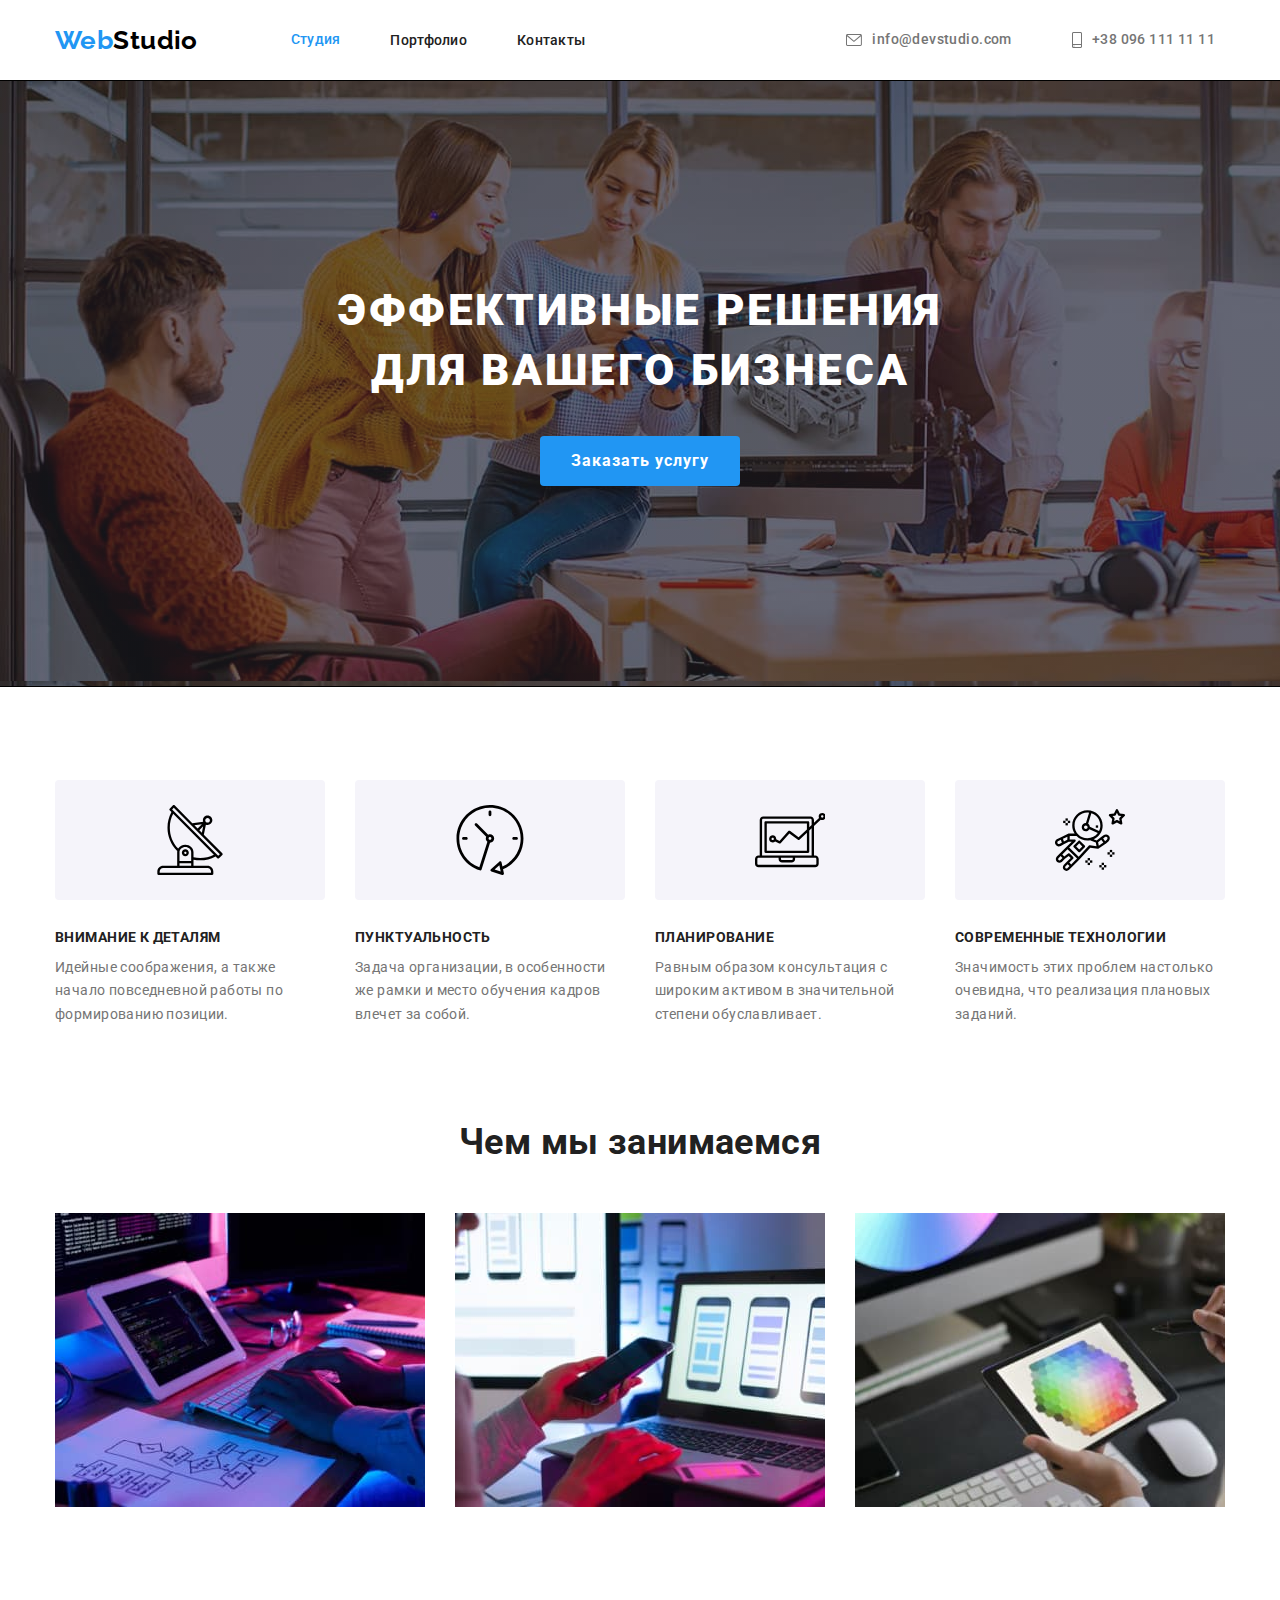
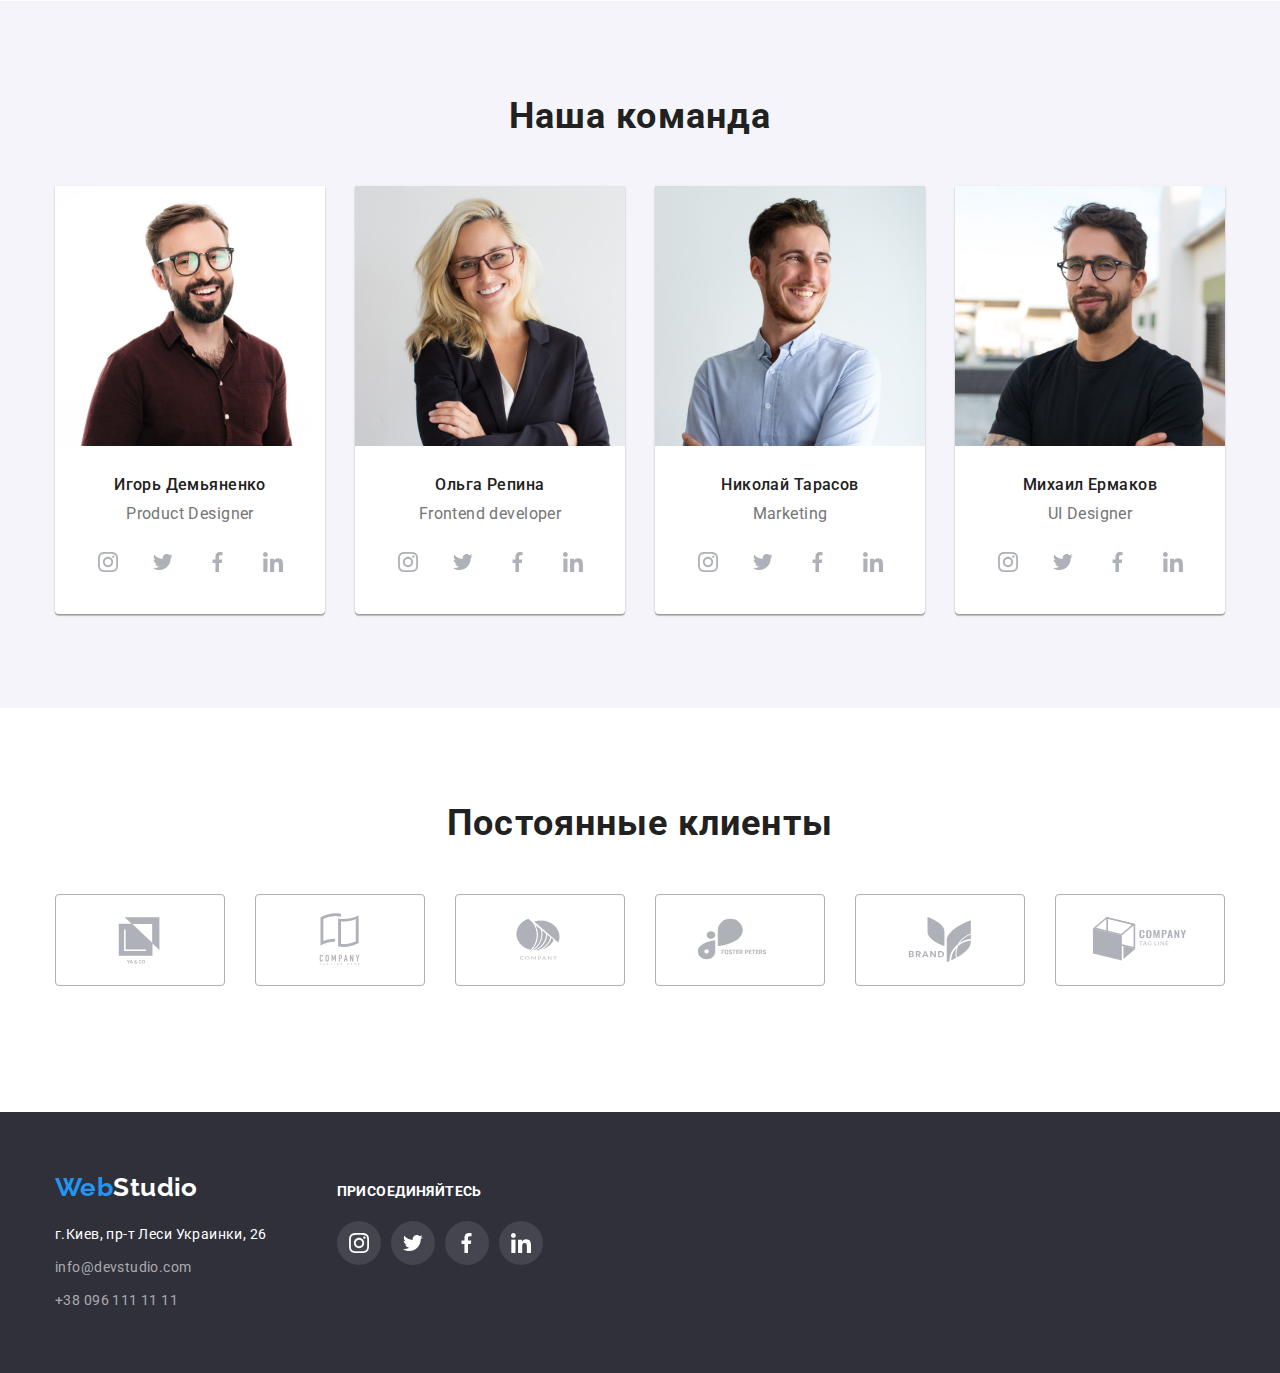
<file: index.html>
<!DOCTYPE html>
<html lang="ru">
  <head>
    <meta charset="UTF-8" />
    <meta http-equiv="X-UA-Compatible" content="IE=edge" />
    <meta name="viewport" content="width=device-width, initial-scale=1.0" />
    <title>Документ</title>
    <link" rel="preconnect" href="https://fonts.googleapis.com" />
    <link rel="preconnect" href="https://fonts.gstatic.com" crossorigin />
    <link
      href="https://fonts.googleapis.com/css2?family=Raleway:wght@700&family=Roboto:wght@400;500;700;900&display=swap"
      rel="stylesheet"
    />
    <link
      rel="stylesheet"
      href="//cdnjs.cloudflare.com/ajax/libs/modern-normalize/1.1.0/modern-normalize.min.css"
    />
    <link rel="stylesheet" href="./css/styles.css" />
  </head>
  <body>
    <header class="header">
      <div class="container header-container">
        <nav class="nav">
          <a lang="en" href="./index.html" class="logo">
            <span class="logo-accent">Web</span>Studio</a
          >
          <ul class="site-nav list">
            <li><a href="./index.html" class="link current">Студия</a></li>
            <li><a href="./portfolio.html" class="link">Портфолио</a></li>
            <li><a href="./portfolio.html" class="link">Контакты</a></li>
          </ul>
        </nav>
        <ul class="contact list">
          <li class="contact-list item">
            <a lang="en" href="mailto:info@devstudio.com" class="mailto">
              <svg class="icon-envelope" width="16px" height="12px">
                <use href="./images/symbol-defs.svg#icon-envelope"></use></svg
              >info@devstudio.com</a
            >
          </li>
          <li class="contact-list item">
            <a href="tel:+380961111111" class="phone"
              ><svg class="icon-tel" width="10px" height="16px">
                <use href="./images/symbol-defs.svg#icon-tel"></use>
              </svg>
              +38 096 111 11 11</a
            >
          </li>
        </ul>
      </div>
    </header>
    <main>
      <div class="overlay">
        <section class="hero">
          <div class="container">
            <h1 class="hero-title">Эффективные решения для вашего бизнеса</h1>
            <button type="button" class="button-primary">
              Заказать услугу
            </button>
          </div>
        </section>
      </div>
      <section class="section features">
        <div class="container">
          <h2 class="visually-hidden">Наши особенности</h2>
          <ul class="features-list">
            <li class="features-item">
              <div class="features-icon">
                <svg class="features-logo" width="70" height="70">
                  <use href="./images/symbol-defs.svg#icon-vector11" />
                </svg>
              </div>
              <h3 class="features-title">Внимание к деталям</h3>
              <p class="features-text">
                Идейные соображения, а также начало повседневной работы по
                формированию позиции.
              </p>
            </li>
            <li class="features-item">
              <div class="features-icon">
                <svg class="features-logo" width="70" height="70">
                  <use href="./images/symbol-defs.svg#icon-vector" />
                </svg>
              </div>
              <h3 class="features-title">Пунктуальность</h3>
              <p class="features-text">
                Задача организации, в особенности же рамки и место обучения
                кадров влечет за собой.
              </p>
            </li>
            <li class="features-item">
              <div class="features-icon">
                <svg class="features-logo" width="70" height="70">
                  <use href="./images/symbol-defs.svg#icon-Vector1"  />
                </svg>
              </div>
              <h3 class="features-title">Планирование</h3>
              <p class="features-text">
                Равным образом консультация с широким активом в значительной
                степени обуславливает.
              </p>
            </li>
            <li class="features-item">
              <div class="features-icon">
                <svg class="features-logo" width="70" height="70">
                  <use href="./images/symbol-defs.svg#icon-astronaut-1" />
                </svg>
              </div>
              <h3 class="features-title">Современные технологии</h3>
              <p class="features-text">
                Значимость этих проблем настолько очевидна, что реализация
                плановых заданий.
              </p>
            </li>
          </ul>
        </div>
      </section>
      <section class="section work">
        <div class="container">
          <h2 class="work-title">Чем мы занимаемся</h2>
          <ul class="work-list">
            <li class="item">
              <img src="./images/img12.jpg" alt="фото комп1" width="370" />
            </li>
            <li class="item">
              <img src="./images/img21.jpg" alt="фото комп2" width="370" />
            </li>
            <li class="item">
              <img src="./images/img11.jpg" alt="фото комп3" width="370" />
            </li>
          </ul>
        </div>
      </section>
      <section class="section-team">
        <div class="container">
          <h2 class="section-title">Наша команда</h2>
          <ul class="team-list">
            <li class="team-item">
              <img src="./images/img1.jpg" alt="Фото игорь" width="270" />
              <div class="team">
                <h3 class="team-title">Игорь Демьяненко</h3>
                <p class="vocation" lang="en">Product Designer</p>
                <ul class="list-net">
                  <li class="list-net-item one">
                    <a href="" class="social-net link">
                      <svg class="net" width="20" height="20">
                         <use href="./images/symbol-defs.svg#icon-instagram2" />
                      </svg>
                    </a>
                  </li>
            <li class="list-net-item">
                    <a href="" class="social-net link">
                      <svg class="net" width="20" height="20">
                        <use href="./images/symbol-defs.svg#icon-twitter" />
                      </svg>
                    </a>
                  </li>
                      <li class="list-net-item">
                    <a href="" class="social-net link">
                      <svg class="net" width="20" height="20">
                        <use href="./images/symbol-defs.svg#icon-facebook" />
                      </svg>
                    </a>
                  </li> 
                       <li class="list-net-item">
                    <a href="" class="social-net link">
                      <svg class="net" width="20" height="20">
                        <use href="./images/symbol-defs.svg#icon-linkedin" />
                      </svg>
                      </a>
                    </li>
                  </ul>
                </div>
              </li>
            <li class="team-item">
              <img src="./images/img2.jpg" alt="Фото ольга" width="270" />
              <div class="team">
                <h3 class="team-title">Ольга Репина</h3>
                <p class="vocation" lang="en">Frontend developer</p>
                 <ul class="list-net">
                  <li class="list-net-item">
                    <a href="" class="social-net link">
                      <svg class="net" width="20" height="20">
                         <use href="./images/symbol-defs.svg#icon-instagram2" />
                      </svg>
                    </a>
                  </li>
            <li class="list-net-item">
                    <a href="" class="social-net link">
                      <svg class="net" width="20" height="20">
                      <use href="./images/symbol-defs.svg#icon-twitter" />
                      </svg>
                    </a>
                  </li>
                      <li class="list-net-item">
                    <a href="" class="social-net link">
                      <svg class="net" width="20" height="20">
                       <use href="./images/symbol-defs.svg#icon-facebook" />
                      </svg>
                    </a>
                  </li> 
                       <li class="list-net-item">
                    <a href="" class="social-net link">
                      <svg class="net" width="20" height="20">
                        <use href="./images/symbol-defs.svg#icon-linkedin" />
                  </svg>
                </a>
              </li>
            </ul>
          </div>
        </li>
            <li class="team-item">
              <img src="./images/img3.jpg" alt="Фото николай" width="270" />
              <div class="team">
                <h3 class="team-title">Николай Тарасов</h3>
                <p class="vocation" lang="en">Marketing</p> 
                <ul class="list-net">
                  <li class="list-net-item">
                    <a href="" class="social-net link">
                      <svg class="net" width="20" height="20">
                        <use href="./images/symbol-defs.svg#icon-instagram2" />
                      </svg>
                    </a>
                  </li>
            <li class="list-net-item">
                    <a href="" class="social-net link">
                      <svg class="net" width="20" height="20">
                       <use href="./images/symbol-defs.svg#icon-twitter" />
                      </svg>
                    </a>
                  </li>
                      <li class="list-net-item">
                    <a href="" class="social-net link">
                      <svg class="net" width="20" height="20">
                        <use href="./images/symbol-defs.svg#icon-facebook"/>
                      </svg>
                    </a>
                  </li> 
                       <li class="list-net-item">
                    <a href="" class="social-net link">
                      <svg class="net" width="20" height="20">
                        <use href="./images/symbol-defs.svg#icon-linkedin" />
                  </svg>
                </a>
              </li>
            </ul>
          </div>
        </li>
            <li class="team-item">
              <img src="./images/img4.jpg" alt="Фото михаила" width="270" />
              <div class="team">
                <h3 class="team-title">Михаил Ермаков</h3>
                <p class="vocation" lang="en">UI Designer</p> 
                <ul class="list-net">
                  <li class="list-net-item">
                    <a href="" class="social-net link">
                      <svg class="net" width="20" height="20"> 
                        <use href="./images/symbol-defs.svg#icon-instagram2" />
                      </svg>
                    </a>
                  </li>
            <li class="list-net-item">
                    <a href="" class="social-net link">
                      <svg class="net" width="20" height="20">
                       <use href="./images/symbol-defs.svg#icon-twitter" />
                      </svg>
                    </a>
                  </li>
                      <li class="list-net-item">
                    <a href="" class="social-net link">
                      <svg class="net" width="20" height="20">
                        <use href="./images/symbol-defs.svg#icon-facebook" />
                      </svg>
                    </a>
                  </li> 
                       <li class="list-net-item">
                    <a href="" class="social-net link">
                      <svg class="net" width="20" height="20">
                        <use href="./images/symbol-defs.svg#icon-linkedin" />
                  </svg>
                </a>
              </li>
            </ul>
          </div>
        </li>
          </ul>
        </div>
      </section>
    <section class="clients">
      <div class="container">
        <h2 class="clients-title">Постоянные клиенты</h2>
        <ul class="clients-list"
        <li class="clients-item">
          <a href="" class="clients-link">
            <svg class="clients-logo" width="106" height="60">
            <use href="./images/symbol-defs.svg#icon-Logo1" />
          </svg>
          </a>
        </li>
         <li class="clients-item">
          <a href="" class="clients-link">
            <svg class="clients-logo" width="106" height="60">
            <use href="./images/symbol-defs.svg#icon-Logo2" />
          </svg>
          </a>
        </li>
         <li class="clients-item">
          <a href="" class="clients-link">
            <svg class="clients-logo" width="106" height="60">
            <use href="./images/symbol-defs.svg#icon-Logo3" />
          </svg>
          </a>
        </li>
         <li class="clients-item">
          <a href="" class="clients-link">
            <svg class="clients-logo" width="106" height="60">
            <use href="./images/symbol-defs.svg#icon-Logo4" />
          </svg>
          </a>
        </li> 
        <li class="clients-item">
          <a href="" class="clients-link">
            <svg class="clients-logo" width="106" height="60">
            <use href="./images/symbol-defs.svg#icon-Logo5" /></svg>
          </a>
        </li>
         <li class="clients-item">
          <a href="" class="clients-link">
            <svg class="clients-logo" width="106" height="60">
            <use href="./images/symbol-defs.svg#icon-Logo6" />
          </svg>
          </a>
        </li>
      </ul>
      </div>
    </section>
  </main><footer class="footer">
      <div class="container footer-container">
        <div class="locate">
        <a lang="en" href="./index.html" class="logo-footer"
          ><span class="logo-accent">Web</span>Studio</a
        >
        <address class="adress">
          <ul class="adress-list">
            <li class="adress-item">г.Киев, пр-т Леси Украинки, 26</li>
            <li>
              <a lang="en" href="mailto:info@devstudio.com" class="tel-item"
                >info@devstudio.com</a
              >
            </li>
            <li>
              <a href="tel:+380961111111" class="tel-item">+38 096 111 11 11</a>
            </li>
          </ul>
        </address>
      </div>
      <div class="join">
        <p class="join-title">Присоединяйтесь</p>
        <ul class="join-list">
          <li class="join-item">
            <a href="" class="join-social-net link">
              <svg class="join-icon" width="20" height="20">
                <use href="./images/symbol-defs.svg#icon-instagram2" />
              </svg>
            </a>
          </li>
          <li class="join-item">
            <a href="" class="join-social-net link">
              <svg class="join-icon" width="20" height="20">
                <use href="./images/symbol-defs.svg#icon-twitter" />
              </svg>
            </a>
          </li>
          <li class="join-item">
            <a href="" class="join-social-net link">
              <svg class="join-icon" width="20" height="20">
                <use href="./images/symbol-defs.svg#icon-facebook" />
              </svg>
            </a>
          </li>
          <li class="join-item">
            <a href="" class="join-social-net link">
              <svg class="join-icon" width="20" height="20">
                <use href="./images/symbol-defs.svg#icon-linkedin" />
              </svg>
            </a>
          </li>
        </ul>
      </div>
      </div>
    </footer>
  </body>
</html>
</file>
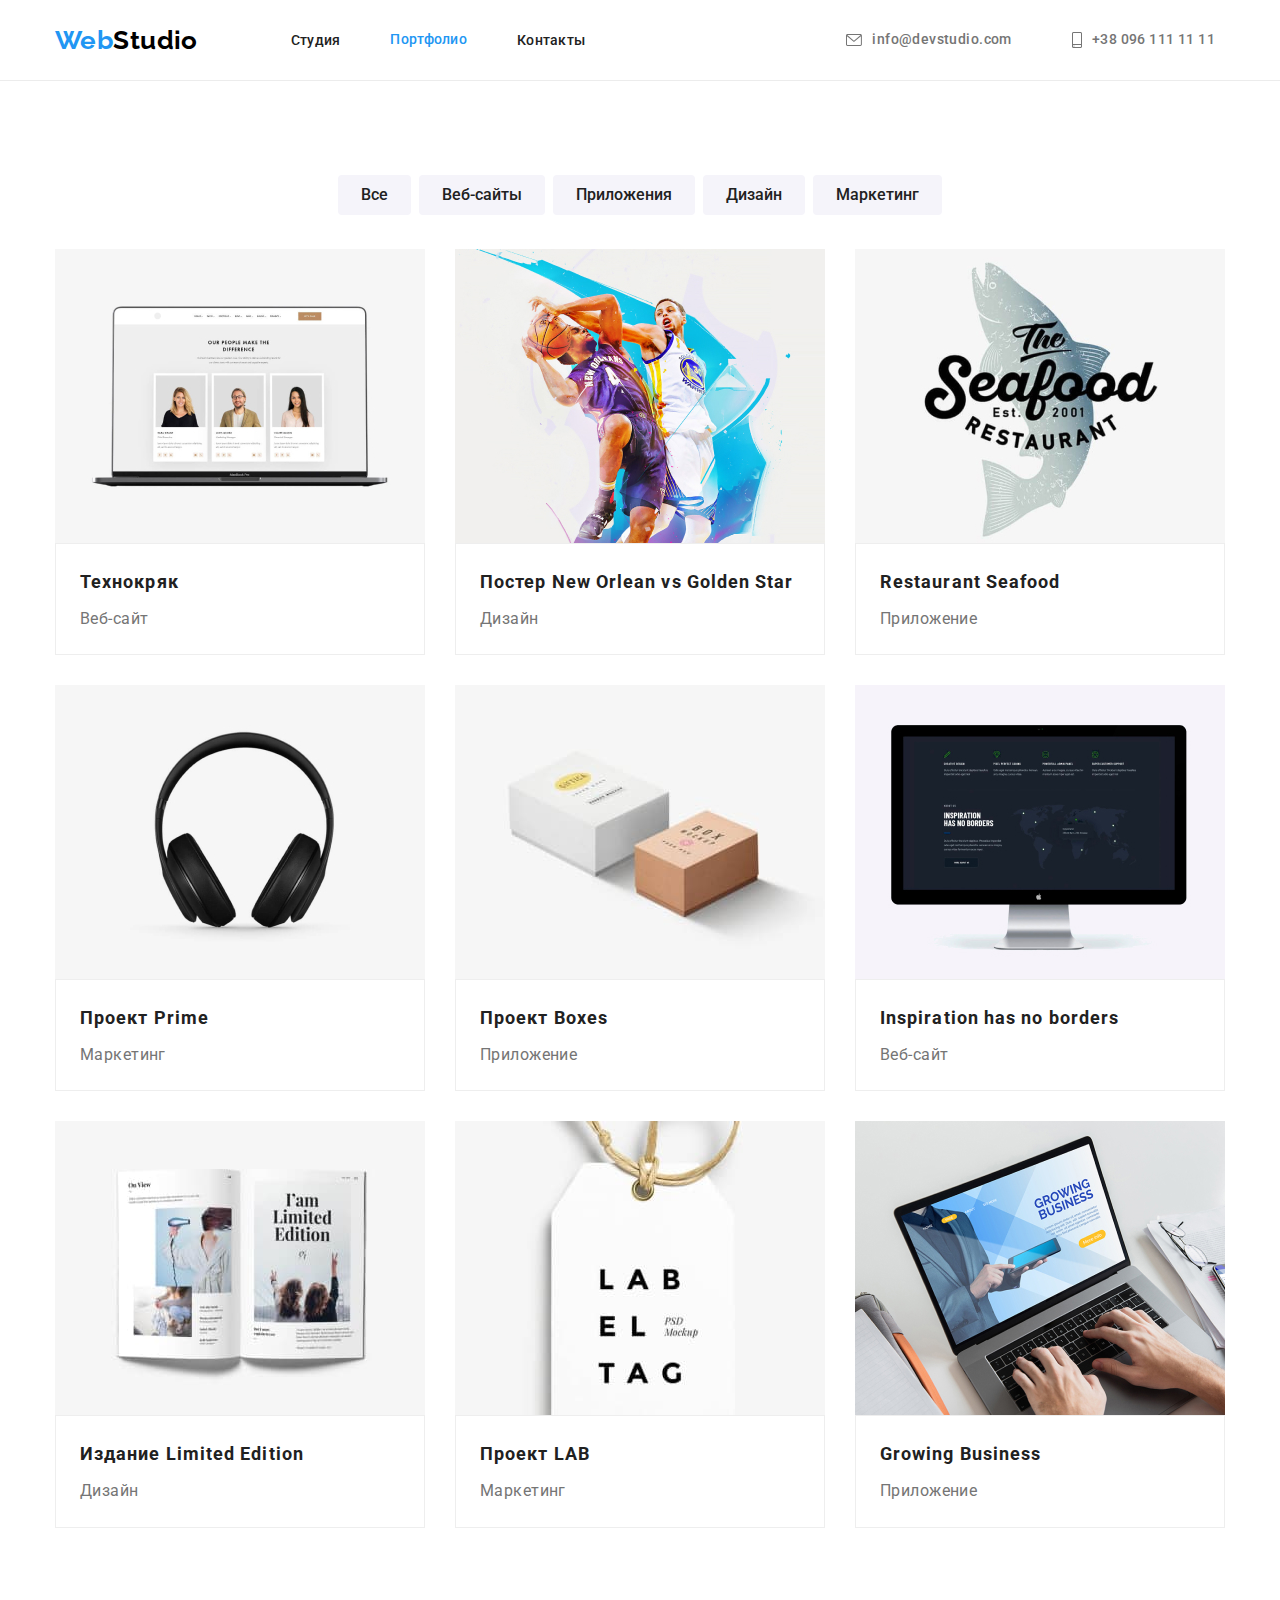
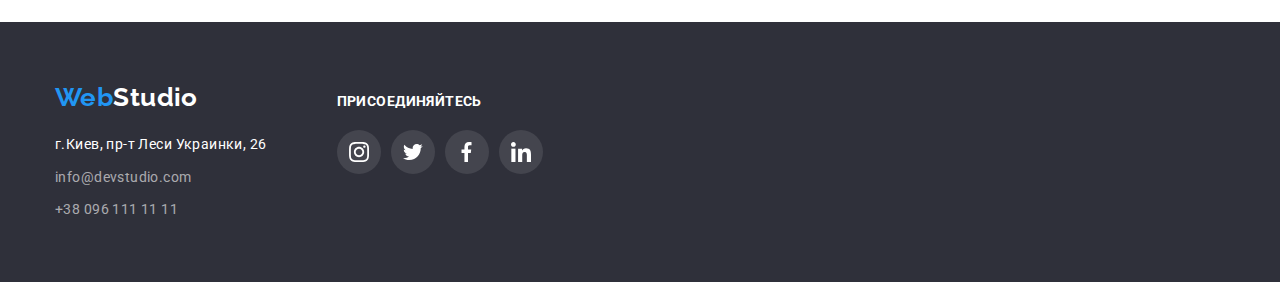
<file: portfolio.html>
<!DOCTYPE html>
<html lang="ru">
  <head>
    <meta charset="UTF-8" />
    <meta http-equiv="X-UA-Compatible" content="IE=edge" />
    <meta name="viewport" content="width=device-width, initial-scale=1.0" />
    <title>Документ</title>
    <link" rel="preconnect" href="https://fonts.googleapis.com" />
    <link rel="preconnect" href="https://fonts.gstatic.com" crossorigin />
    <link
      href="https://fonts.googleapis.com/css2?family=Raleway:wght@700&family=Roboto:wght@400;500;700;900&display=swap"
      rel="stylesheet"
    />
    <link
      rel="stylesheet"
      href="//cdnjs.cloudflare.com/ajax/libs/modern-normalize/1.1.0/modern-normalize.min.css"
    />
    <link rel="stylesheet" href="./css/styles.css" />
  </head>
  <body class="body">
    <header class="header">
      <div class="container header-container">
        <nav class="nav">
          <a lang="en" href="./index.html" class="logo">
            <span class="logo-accent">Web</span>Studio</a
          >
          <ul class="site-nav list">
            <li><a href="./index.html" class="link">Студия</a></li>
            <li>
              <a href="./portfolio.html" class="link current">Портфолио</a>
            </li>
            <li><a href="./portfolio.html" class="link">Контакты</a></li>
          </ul>
        </nav>
        <ul class="contact list">
          <li class="contact-list item">
            <a lang="en" href="mailto:info@devstudio.com" class="mailto">
              <svg class="icon-envelope" width="16px" height="12px">
                <use href="./images/symbol-defs.svg#icon-envelope"></use></svg
              >info@devstudio.com</a
            >
          </li>
          <li class="contact-list item">
            <a href="tel:+380961111111" class="phone"
              ><svg class="icon-tel" width="10px" height="16px">
                <use href="./images/symbol-defs.svg#icon-tel"></use>
              </svg>
              +38 096 111 11 11</a
            >
          </li>
        </ul>
      </div>
    </header>
    <main class="main">
      <section class="gallery">
        <div class="container">
          <h1 class="visually-hidden">Наши работы</h1>
          <ul class="btn-group">
            <li>
              <button class="button primary" type="button">Все</button>
            </li>
            <li>
              <button class="button primary" type="button">Веб-сайты</button>
            </li>
            <li>
              <button class="button primary" type="button">Приложения</button>
            </li>
            <li>
              <button class="button primary" type="button">Дизайн</button>
            </li>
            <li>
              <button class="button primary" type="button">Маркетинг</button>
            </li>
          </ul>
          <ul class="gallery-list">
            <li class="item">
              <a href="#" class="photo" target="_blank">
                <img src="./images/img-5.jpg" width="370" alt="Фото команды" />
                <div class="gallery-example">
                  <h2 class="gallery-title">Технокряк</h2>
                  <p class="example-work">Веб-сайт</p>
                </div>
              </a>
            </li>
            <li class="item">
              <a href="#" class="photo" target="_blank">
                <img
                  src="./images/img-6.jpg"
                  width="370"
                  alt="Фото спортсменов"
                />
                <div class="gallery-example">
                  <h2 class="gallery-title">
                    Постер New Orlean vs Golden Star
                  </h2>
                  <p class="example-work">Дизайн</p>
                </div>
              </a>
            </li>
            <li class="item">
              <a href="#" class="photo" target="_blank">
                <img
                  src="./images/img-7.jpg"
                  width="370"
                  alt="Фото ресторана"
                />
                <div class="gallery-example">
                  <h2 class="gallery-title">Restaurant Seafood</h2>
                  <p class="example-work">Приложение</p>
                </div>
              </a>
            </li>
            <li class="item">
              <a href="#" class="photo" target="_blank">
                <img
                  src="./images/img-8.jpg"
                  width="370"
                  alt="Фото ресторана"
                />
                <div class="gallery-example">
                  <h2 class="gallery-title">Проект Prime</h2>
                  <p class="example-work">Маркетинг</p>
                </div>
              </a>
            </li>
            <li class="item">
              <a href="#" class="photo" target="_blank">
                <img
                  src="./images/img17.jpg"
                  width="370"
                  alt="Фото ресторана"
                />
                <div class="gallery-example">
                  <h2 class="gallery-title">Проект Boxes</h2>
                  <p class="example-work">Приложение</p>
                </div>
              </a>
            </li>
            <li class="item">
              <a href="#" class="photo" target="_blank">
                <img
                  src="./images/img-10.jpg"
                  width="370"
                  alt="Фото ресторана"
                />
                <div class="gallery-example">
                  <h2 class="gallery-title">Inspiration has no borders</h2>
                  <p class="example-work">Веб-сайт</p>
                </div>
              </a>
            </li>
            <li class="item">
              <a href="#" class="photo" target="_blank">
                <img
                  src="./images/img31.jpg"
                  width="370"
                  alt="Фото ресторана"
                />
                <div class="gallery-example">
                  <h2 class="gallery-title">Издание Limited Edition</h2>
                  <p class="example-work">Дизайн</p>
                </div>
              </a>
            </li>
            <li class="item">
              <a href="#" class="photo" target="_blank">
                <img
                  src="./images/img32.jpg"
                  width="370"
                  alt="Фото ресторана"
                />
                <div class="gallery-example">
                  <h2 class="gallery-title">Проект LAB</h2>
                  <p class="example-work">Маркетинг</p>
                </div>
              </a>
            </li>
            <li class="item">
              <a href="#" class="photo" target="_blank">
                <img
                  src="./images/img33.jpg"
                  width="370"
                  alt="Фото ресторана"
                />
                <div class="gallery-example">
                  <h2 class="gallery-title">Growing Business</h2>
                  <p class="example-work">Приложение</p>
                </div>
              </a>
            </li>
          </ul>
        </div>
      </section>
    </main>
    <footer class="footer">
      <div class="container footer-container">
        <div class="locate">
          <a lang="en" href="./index.html" class="logo-footer"
            ><span class="logo-accent">Web</span>Studio</a
          >
          <address class="adress">
            <ul class="adress-list">
              <li class="adress-item">г.Киев, пр-т Леси Украинки, 26</li>
              <li>
                <a lang="en" href="mailto:info@devstudio.com" class="tel-item"
                  >info@devstudio.com</a
                >
              </li>
              <li>
                <a href="tel:+380961111111" class="tel-item"
                  >+38 096 111 11 11</a
                >
              </li>
            </ul>
          </address>
        </div>
        <div class="join">
          <h3 class="join-title">Присоединяйтесь</h3>
          <ul class="join-list">
            <li class="join-item">
              <a href="" class="join-social-net link">
                <svg class="join-icon" width="20" height="20">
                  <use href="./images/symbol-defs.svg#icon-instagram2" />
                </svg>
              </a>
            </li>
            <li class="join-item">
              <a href="" class="join-social-net link">
                <svg class="join-icon" width="20" height="20">
                  <use href="./images/symbol-defs.svg#icon-twitter" />
                </svg>
              </a>
            </li>
            <li class="join-item">
              <a href="" class="join-social-net link">
                <svg class="join-icon" width="20" height="20">
                  <use href="./images/symbol-defs.svg#icon-facebook" />
                </svg>
              </a>
            </li>
            <li class="join-item">
              <a href="" class="join-social-net link">
                <svg class="join-icon" width="20" height="20">
                  <use href="./images/symbol-defs.svg#icon-linkedin" />
                </svg>
              </a>
            </li>
          </ul>
        </div>
      </div>
    </footer>
  </body>
</html>
</file>
<file: css/styles.css>
:root {
  --primary-text-color: #212121;
  --title-text-color: #757575;
  --secondary-title-text-color: #000000;
  --accent-color: #2196f3;
  --secondary-accent-color: #188ce8;
  --primary-white-color: #ffffff;
  --primary-background-color: #2f303a;
  --secondary-background-color: #f5f4fa;
}

body {
  font-family: "Roboto", sans-serif;
  font-size: 14px;
  letter-spacing: 0.03em;
  color: var(--primary-text-color);
  background-color: var(--primary-white-color);
}

*,
*:before,
*:after {
  padding: 0px;
  margin: 0px;
  box-sizing: border-box;
}

ul {
  list-style: none;
  padding: 0px;
  margin: 0px;
}

h1,
h2,
h3,
h4,
h5,
h6,
p {
  margin-top: 0px;
  margin-bottom: 0px;
}

.site-nav {
  display: flex;
  align-items: center;
  justify-content: space-between;
  gap: 50px;
}

a {
  text-decoration: none;
}

.container {
  width: 1200px;
  padding-right: 15px;
  padding-left: 15px;
  margin-left: auto;
  margin-right: auto;
}

img {
  display: block;
  width: 100%;
  height: auto;
}

.header {
  border-bottom: 1px solid #ececec;
}

header.container {
  display: flex;
  align-items: center;
  justify-content: space-between;
}

.header-container {
  display: flex;
  align-items: center;
}

.nav {
  display: flex;
  align-items: center;
}

.logo {
  margin-right: 93px;
  padding-top: 24px;
  padding-bottom: 24px;
  text-decoration: none;
  font-family: "Raleway", sans-serif;
  font-weight: 700;
  font-size: 26px;
  line-height: 1.19;
  color: var(--secondary-title-text-color);
}

.logo-accent {
  color: var(--accent-color);
}

.link.current {
  display: block;
  padding-top: 32px;
  padding-bottom: 32px;
  color: var(--accent-color);
}

.link:hover,
.link:focus {
  color: var(--accent-color);
}

.link {
  font-weight: 500;
  font-size: 14px;
  line-height: 1.14;
  letter-spacing: 0.02em;
  color: var(--primary-text-color);
}

.contact {
  display: flex;
  align-items: center;
  gap: 50px;
  margin-left: auto;
}

.contact-list {
  display: flex;
  align-items: center;
  margin-right: 10px;
  gap: 10px;
}

.mailto {
  display: flex;
  align-items: center;
  padding-top: 32px;
  padding-bottom: 32px;
  font-weight: 500;
  font-size: 14px;
  line-height: 1.14;
  display: flex;
  align-items: center;
  color: var(--title-text-color);
  fill: currentColor;
}

.mailto:hover,
.mailto:focus {
  color: var(--accent-color);
}

.icon-envelope {
  margin-right: 10px;
}

.icon-envelope:hover,
.icon-envelope:focus {
  fill: var(--accent-color);
}

.phone {
  display: block;
  padding-top: 32px;
  padding-bottom: 32px;
  font-family: inherit;
  font-weight: 500;
  font-size: 14px;
  line-height: 1.14;
  display: flex;
  align-items: center;
  color: var(--title-text-color);
  fill: currentColor;
}

.phone:hover,
.phone:focus {
  color: var(--accent-color);
}

.icon-tel {
  margin-right: 10px;
}

.icon-tel:hover,
.icon-tel:focus {
  fill: var(--accent-color);
}

.hero {
  padding-top: 200px;
  padding-bottom: 200px;
  text-align: center;
  background-image: linear-gradient(
      to right,
      rgba(47, 48, 58, 0.4),
      rgba(47, 48, 58, 0.4)
    ),
    url(../images/herobg.jpg);
  background-color: var(--primary-background-color);
}

.overlay {
  max-width: 1600px;
  min-height: 600px;
  margin-left: auto;
  margin-right: auto;
  background-color: #c4c4c4;
  background-size: cover;
  background-repeat: no-repeat;
  background-position: center;
  text-align: center;
  outline: 1px solid black;
}

.hero-title {
  width: 696px;
  margin-bottom: 35px;
  margin-left: auto;
  margin-right: auto;
  font-weight: 900;
  font-size: 44px;
  text-transform: uppercase;
  line-height: 1.36;
  letter-spacing: 0.06em;
  color: var(--primary-white-color);
}

.button-primary:hover,
.button-primary:focus {
  background-color: var(--secondary-accent-color);
  color: var(--primary-white-color);
}

.button-primary {
  display: flex;
  align-items: center;
  text-align: center;
  justify-content: center;
  padding: 10px 22px;
  margin-bottom: 0px;
  margin-left: auto;
  margin-right: auto;
  border: none;
  border-radius: 4px;
  width: 200px;
  font-family: inherit;
  cursor: pointer;
  font-weight: 700;
  font-size: 16px;
  line-height: 1.88;
  letter-spacing: 0.06em;
  color: var(--primary-white-color);
  background-color: var(--accent-color);
}

.button {
  gap: 8px;
  padding: 8px 22px;
  color: var(--primary-text-color);
  background-color: var(--secondary-background-color);
  border: none;
}

.button.primary {
  display: flex;
  align-items: center;
  text-align: center;
  min-width: 73px;
  border-radius: 4px;
  margin-left: 0px;
  font-family: inherit;
  cursor: pointer;
  font-weight: 500;
  font-size: 16px;
  line-height: 1.6;
  color: var(--primary-white-color);
  background-color: var(--accent-color);
}

.btn-group .button:hover,
.btn-group .button:focus {
  color: var(--primary-white-color);
  background-color: var(--accent-color);
  box-shadow: 0px 4px 4px rgba(0, 0, 0, 0.15);
}

.btn-group {
  display: flex;
  align-items: center;
  justify-content: center;
  flex-wrap: wrap;
  gap: 8px;
  margin-bottom: 34px;
}

.btn-group .button {
  text-align: center;
  padding: 6px 22px;
  border: 1px solid transparent;
  border-radius: 4px;
  font-family: inherit;
  cursor: pointer;
  font-weight: 500;
  font-size: 16px;
  line-height: 1.6;
  color: var(--primary-text-color);
  background-color: var(--secondary-background-color);
}

.btn-group:nth-last-child(3) {
  margin-right: 0px;
}

/* наш особенност*/
section {
  padding-top: 94px;
  padding-bottom: 94px;
}

.section .features {
  margin-bottom: 0px;
  background-color: var(--primary-white-color);
}

.section.features .container {
  display: flex;
  align-items: center;
  justify-content: space-between;
}

.visually-hidden {
  border: 0;
  padding: 0;
  position: absolute;
  white-space: nowrap;
  width: 1px;
  height: 1px;
  overflow: hidden;
  clip: rect(0 0 0 0);
  clip-path: inset(50%);
  margin: -1px;
}

.features-list {
  display: flex;
  align-items: center;
  justify-content: space-between;
  gap: 30px;
}

.features-icon {
  display: flex;
  align-items: center;
  justify-content: center;
  width: 270px;
  height: 120px;
  margin-bottom: 30px;
  border-radius: 4px;
  background-color: var(--secondary-background-color);
  background-position: center;
}

.features-title {
  text-align: start;
  margin-top: 0px;
  margin-bottom: 10px;
  font-weight: 700;
  font-size: 14px;
  line-height: 1.14;
  text-transform: uppercase;
  color: var(--primary-text-color);
}

.features-text {
  text-align: start;
  margin-top: 0px;
  font-weight: 400;
  font-size: 14px;
  line-height: 1.7;
  color: var(--title-text-color);
}

.features-item:not(:last child) {
  margin-right: 30px;
}

.item:not(:last child) {
  margin-right: 30px;
}

.section.work {
  margin-top: 0px;
  padding-top: 0px;
  padding-bottom: 94px;
}

.work-title {
  display: flex;
  text-align: center;
  justify-content: center;
  margin-right: auto;
  margin-bottom: 50px;
  font-weight: 700;
  font-size: 36px;
  line-height: 1.17;
  color: var(--primary-text-color);
}

.work-list {
  display: flex;
  align-items: center;
  justify-content: space-between;
  gap: 30px;
}

.clients {
  padding-top: 94px;
  padding-bottom: 126px;
  background-color: var(--primary-white-color);
}

.clients-title {
  text-align: center;
  margin-bottom: 50px;
  font-weight: 700;
  font-size: 36px;
  line-height: 1.17;
  letter-spacing: 0.03em;
  color: var(--primary-text-color);
}

.clients-list {
  display: flex;
  align-items: center;
  gap: 30px;
}

.clients-item {
  display: flex;
  align-items: center;
  justify-content: center;
}

.clients-link {
  display: flex;
  align-items: center;
  justify-content: center;
  width: 170px;
  height: 92px;
  border: 1px solid #afb1b8;
  border-radius: 4px;
  fill: #afb1b8;
}

.clients-link:hover,
.clients-link:focus {
  border: 1px solid var(--accent-color);
  background-color: var(--primary-white-color);
  fill: var(--accent-color);
}
.section-team {
  padding-top: 94px;
  padding-bottom: 94px;
  background-color: var(--secondary-background-color);
}

.section-title {
  text-align: center;
  margin-bottom: 49px;
  font-weight: 700;
  font-size: 36px;
  line-height: 1.17;
  letter-spacing: 0.03em;
  color: var(--primary-text-color);
}

.team-list {
  display: flex;
  align-items: center;
  gap: 30px;
}

.team-item {
  width: 270px;
  height: 428px;
  box-shadow: 0px 1px 3px rgba(0, 0, 0, 0.12), 0px 1px 1px rgba(0, 0, 0, 0.14),
    0px 2px 1px rgba(0, 0, 0, 0.2);
  border-radius: 0px 0px 4px 4px;
  background-color: var(--primary-white-color);
}

.team {
  padding-top: 30px;
  padding-bottom: 30px;
  padding-right: 30px;
  padding-left: 30px;
}

.team-title {
  margin-bottom: 10px;
  align-content: center;
  text-align: center;
  justify-content: center;
  font-weight: 500;
  font-size: 16px;
  line-height: 1.18;
  color: var(--primary-text-color);
}

.vocation {
  margin-bottom: 16px;
  text-align: center;
  font-weight: 400;
  font-size: 16px;
  line-height: 1.18;
  color: var(--title-text-color);
}

.list-net {
  display: flex;
  align-items: center;
  justify-content: space-around;
  margin-top: 0px;
  margin-left: auto;
  margin-right: auto;
  gap: 10px;
}

.list-net-item {
  display: flex;
  align-items: center;
  justify-content: center;
  width: 44px;
  height: 44px;
  border-radius: 50%;
  cursor: pointer;
  background-color: var(--primary-white-color);
  fill: #afb1b8;
}

.list-net-item.one {
  width: 44px;
  border-radius: 50%;
}

.social-net.link {
  display: flex;
  align-items: center;
  justify-content: center;
  width: 44px;
  height: 44px;
  border-radius: 50%;
  fill: #afb1b8;
}

.social-net.link:hover,
.social-net.link:focus {
  background-color: var(--accent-color);
  fill: var(--primary-white-color);
}

.gallery {
  padding-top: 94px;
  padding-bottom: 94px;
}

.gallery.container {
  width: 1200px;
  padding-left: 15px;
  padding-right: 15px;
  margin-left: auto;
}

.gallery-title-hidden {
  display: none;
}

.gallery-title {
  margin-bottom: 4px;
  font-weight: 700;
  font-size: 18px;
  line-height: 2;
  letter-spacing: 0.06em;
  color: var(--primary-text-color);
}

.gallery-example {
  border: 1px solid #eeeeee;
  padding-top: 20px;
  padding-bottom: 20px;
  padding-left: 24px;
  padding-right: 24px;
}

.gallery-item {
  width: 370px;
  border-radius: 4px;
}

.gallery-item:nth-child(3) {
  margin-right: 0px;
}

.gallery-item:nth-last-child(3) {
  margin-bottom: 0px;
}

.gallery-list {
  display: flex;
  flex-wrap: wrap;
  gap: 30px;
}

.example-work {
  font-weight: 400;
  font-size: 16px;
  line-height: 1.9;
  color: var(--title-text-color);
}

.photo {
  display: inline-block;
  text-decoration: none;
}

.photo:hover,
.photo:focus {
  box-shadow: 0px 4px 4px rgba(0, 0, 0, 0.15);
}

.footer {
  padding-top: 60px;
  padding-bottom: 60px;
  margin-bottom: 0px;
  background-color: var(--primary-background-color);
}

.footer .logo-footer {
  display: inline-block;
  font-family: "Raleway";
  font-style: normal;
  margin-bottom: 20px;
  font-weight: 700;
  font-size: 26px;
  line-height: 1.19;
  text-decoration: none;
  color: var(--primary-white-color);
}

.locate {
  margin-right: 70px;
}

.adress {
  font-style: normal;
}

.adress-item:hover,
.adress-item:focus {
  color: var(--accent-color);
}

.adress-list {
  display: flex;
  flex-direction: column;
  gap: 9px;
}

.adress-item {
  font-size: 14px;
  line-height: 1.7;
  color: var(--primary-white-color);
}

.mailto-item {
  font-size: 14px;
  line-height: 1.7;
  letter-spacing: 0.02em;
  color: rgba(255, 255, 255, 0.6);
}

.mailto-item:hover,
.mailto-item:focus {
  color: var(--accent-color);
}

.tel-item {
  font-family: inherit;
  font-size: 14px;
  line-height: 1.7;
  color: rgba(255, 255, 255, 0.6);
}

.tel-item:hover,
.tel-item:focus {
  color: var(--accent-color);
}

footer.container {
  display: flex;
  align-items: center;
  justify-content: center;
}

.footer-container {
  display: flex;
  align-items: baseline;
}

.join-title {
  margin-bottom: 20px;
  padding-top: 0px;
  padding-bottom: 0px;
  font-weight: 700;
  font-size: 14px;
  line-height: 1.14;
  letter-spacing: 0.03em;
  text-transform: uppercase;
  color: var(--primary-white-color);
}

.join-list {
  display: flex;
  align-items: center;
  justify-content: space-around;
  gap: 10px;
  width: 206px;
  height: 45px;
}

.join-item {
  gap: 10px;
}

.join-social-net.link {
  display: flex;
  align-items: center;
  justify-content: center;
  border-radius: 50%;
  width: 44px;
  height: 44px;
  background-color: rgba(255, 255, 255, 0.1);
  fill: currentColor;
}

.join-social-net.link:hover,
.join-social-net.link:focus {
  background-color: var(--accent-color);
}

.join-icon {
  fill: var(--primary-white-color);
}
</file>
